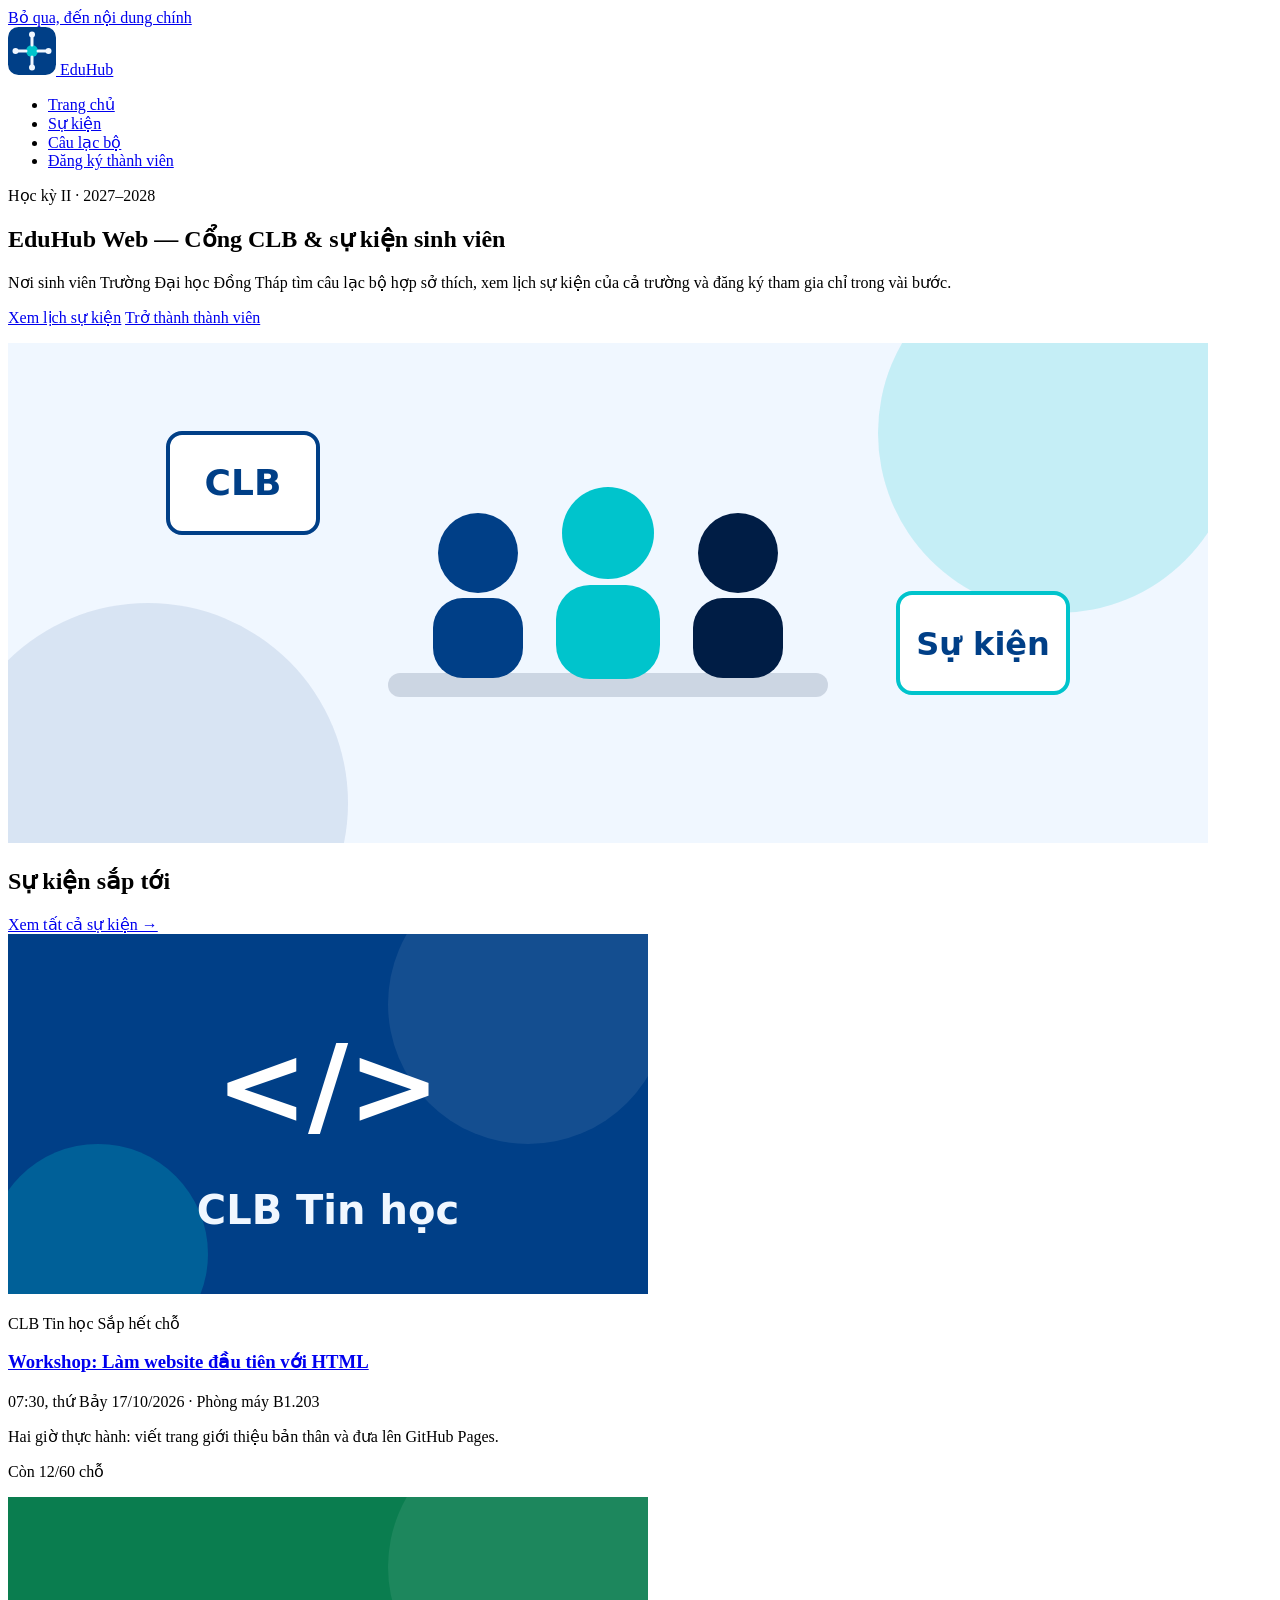
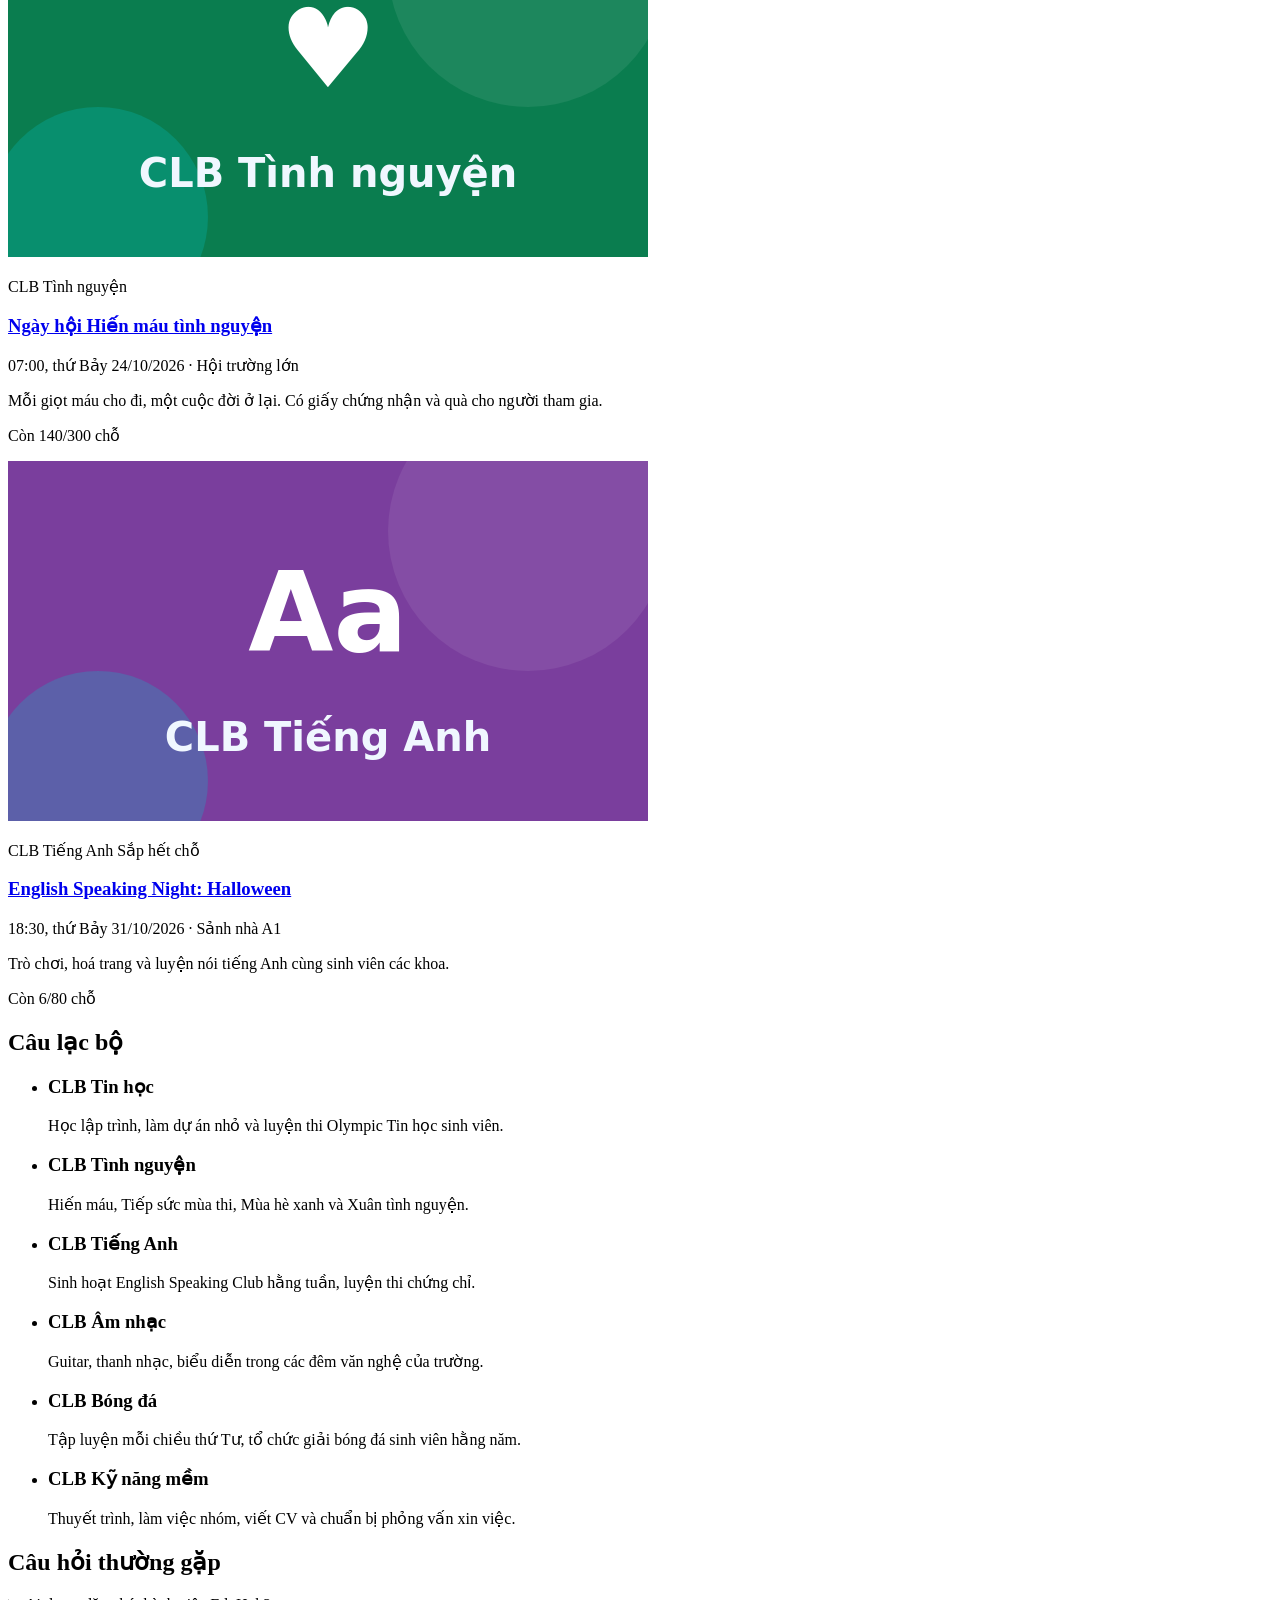
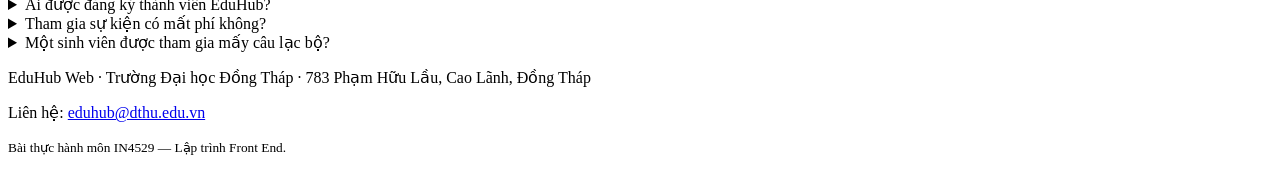
<file: index.html>
<!DOCTYPE html>
<html lang="vi">
  <head>
    <meta charset="utf-8">
    <meta name="viewport" content="width=device-width, initial-scale=1">
    <title>EduHub Web — CLB &amp; sự kiện sinh viên ĐH Đồng Tháp</title>
    <meta name="description" content="Cổng thông tin câu lạc bộ và sự kiện dành cho sinh viên Trường Đại học Đồng Tháp: xem lịch sự kiện, tìm CLB phù hợp và đăng ký thành viên.">
    <!-- Open Graph: thay "ten-tai-khoan" bằng tên tài khoản GitHub sau khi bật GitHub Pages -->
    <meta property="og:type" content="website">
    <meta property="og:site_name" content="EduHub Web">
    <meta property="og:title" content="EduHub Web — CLB &amp; sự kiện sinh viên ĐH Đồng Tháp">
    <meta property="og:description" content="Xem lịch sự kiện, tìm câu lạc bộ phù hợp và đăng ký thành viên.">
    <meta property="og:url" content="https://ten-tai-khoan.github.io/eduhub-web/">
    <meta property="og:image" content="https://ten-tai-khoan.github.io/eduhub-web/assets/og-image.png">
    <meta property="og:locale" content="vi_VN">
    <meta name="theme-color" content="#001D45">
    <link rel="icon" href="assets/logo.svg" type="image/svg+xml">
    <!-- Ch02: một tệp CSS duy nhất, main.css tự @import các lớp còn lại -->
    <link rel="stylesheet" href="css/main.css">
  </head>
  <body>
    <a class="skip-link" href="#noi-dung">Bỏ qua, đến nội dung chính</a>

    <header class="site-header">
      <div class="container site-header__inner">
        <a class="brand" href="index.html">
          <img class="brand__logo" src="assets/logo.svg" alt="" width="48" height="48">
          <span class="brand__name">Edu<span>Hub</span></span>
        </a>
        <nav class="site-nav" aria-label="Điều hướng chính">
          <ul class="site-nav__list">
          <li><a class="site-nav__link" href="index.html" aria-current="page">Trang chủ</a></li>
          <li><a class="site-nav__link" href="events.html">Sự kiện</a></li>
          <li><a class="site-nav__link" href="index.html#cau-lac-bo">Câu lạc bộ</a></li>
          <li><a class="site-nav__link" href="register.html">Đăng ký thành viên</a></li>
          </ul>
        </nav>
      </div>
    </header>

    <main id="noi-dung">
      <section class="container hero" aria-labelledby="tieu-de-chinh">
        <div>
          <p class="hero__eyebrow">Học kỳ II · 2027–2028</p>
          <h1 id="tieu-de-chinh">EduHub Web — Cổng CLB &amp; sự kiện sinh viên</h1>
          <p class="hero__lead">
            Nơi sinh viên Trường Đại học Đồng Tháp tìm câu lạc bộ hợp sở thích,
            xem lịch sự kiện của cả trường và đăng ký tham gia chỉ trong vài bước.
          </p>
          <p class="btn-row">
            <a class="btn btn--accent" href="events.html">Xem lịch sự kiện</a>
            <a class="btn btn--ghost" href="register.html">Trở thành thành viên</a>
          </p>
        </div>
        <img class="hero__media" src="assets/hero.svg" alt="Minh hoạ ba sinh viên đứng cạnh bảng CLB và bảng Sự kiện" width="1200" height="500">
      </section>

      <section class="container section" aria-labelledby="su-kien-sap-toi">
        <div class="section__head">
          <h2 id="su-kien-sap-toi">Sự kiện sắp tới</h2>
          <a href="events.html">Xem tất cả sự kiện →</a>
        </div>
        <div class="card-grid">
        <article class="card event-card">
          <img class="card__media" src="assets/club-tin-hoc.svg" alt="Biểu tượng CLB Tin học" width="640" height="360" loading="lazy">
          <div class="card__body">
            <p class="card__meta"><span class="tag">CLB Tin học</span> <span class="badge badge--hot">Sắp hết chỗ</span></p>
            <h3 class="card__title"><a href="event-detail.html">Workshop: Làm website đầu tiên với HTML</a></h3>
            <p class="event-card__info"><time datetime="2026-10-17T07:30+07:00">07:30, thứ Bảy 17/10/2026</time> · Phòng máy B1.203</p>
            <p class="card__text">Hai giờ thực hành: viết trang giới thiệu bản thân và đưa lên GitHub Pages.</p>
            <p class="event-card__seats">Còn 12/60 chỗ</p>
          </div>
        </article>

        <article class="card event-card">
          <img class="card__media" src="assets/club-tinh-nguyen.svg" alt="Biểu tượng CLB Tình nguyện" width="640" height="360" loading="lazy">
          <div class="card__body">
            <p class="card__meta"><span class="tag">CLB Tình nguyện</span></p>
            <h3 class="card__title"><a href="events.html">Ngày hội Hiến máu tình nguyện</a></h3>
            <p class="event-card__info"><time datetime="2026-10-24T07:00+07:00">07:00, thứ Bảy 24/10/2026</time> · Hội trường lớn</p>
            <p class="card__text">Mỗi giọt máu cho đi, một cuộc đời ở lại. Có giấy chứng nhận và quà cho người tham gia.</p>
            <p class="event-card__seats">Còn 140/300 chỗ</p>
          </div>
        </article>

        <article class="card event-card">
          <img class="card__media" src="assets/club-tieng-anh.svg" alt="Biểu tượng CLB Tiếng Anh" width="640" height="360" loading="lazy">
          <div class="card__body">
            <p class="card__meta"><span class="tag">CLB Tiếng Anh</span> <span class="badge badge--hot">Sắp hết chỗ</span></p>
            <h3 class="card__title"><a href="events.html">English Speaking Night: Halloween</a></h3>
            <p class="event-card__info"><time datetime="2026-10-31T18:30+07:00">18:30, thứ Bảy 31/10/2026</time> · Sảnh nhà A1</p>
            <p class="card__text">Trò chơi, hoá trang và luyện nói tiếng Anh cùng sinh viên các khoa.</p>
            <p class="event-card__seats">Còn 6/80 chỗ</p>
          </div>
        </article>
        </div>
      </section>

      <section id="cau-lac-bo" class="container section" aria-labelledby="tieu-de-clb">
        <div class="section__head">
          <h2 id="tieu-de-clb">Câu lạc bộ</h2>
        </div>
        <ul class="card-grid">
          <li class="club-card">
            <h3>CLB Tin học</h3>
            <p>Học lập trình, làm dự án nhỏ và luyện thi Olympic Tin học sinh viên.</p>
          </li>
          <li class="club-card">
            <h3>CLB Tình nguyện</h3>
            <p>Hiến máu, Tiếp sức mùa thi, Mùa hè xanh và Xuân tình nguyện.</p>
          </li>
          <li class="club-card">
            <h3>CLB Tiếng Anh</h3>
            <p>Sinh hoạt English Speaking Club hằng tuần, luyện thi chứng chỉ.</p>
          </li>
          <li class="club-card">
            <h3>CLB Âm nhạc</h3>
            <p>Guitar, thanh nhạc, biểu diễn trong các đêm văn nghệ của trường.</p>
          </li>
          <li class="club-card">
            <h3>CLB Bóng đá</h3>
            <p>Tập luyện mỗi chiều thứ Tư, tổ chức giải bóng đá sinh viên hằng năm.</p>
          </li>
          <li class="club-card">
            <h3>CLB Kỹ năng mềm</h3>
            <p>Thuyết trình, làm việc nhóm, viết CV và chuẩn bị phỏng vấn xin việc.</p>
          </li>
        </ul>
      </section>

      <section class="container section" aria-labelledby="hoi-dap">
        <div class="section__head">
          <h2 id="hoi-dap">Câu hỏi thường gặp</h2>
        </div>
        <div class="faq">
          <details class="faq__item">
            <summary>Ai được đăng ký thành viên EduHub?</summary>
            <p>Tất cả sinh viên đang học tại Trường Đại học Đồng Tháp, chỉ cần mã số sinh viên và email.</p>
          </details>
          <details class="faq__item">
            <summary>Tham gia sự kiện có mất phí không?</summary>
            <p>Phần lớn sự kiện miễn phí. Sự kiện có phí sẽ ghi rõ ở trang chi tiết.</p>
          </details>
          <details class="faq__item">
            <summary>Một sinh viên được tham gia mấy câu lạc bộ?</summary>
            <p>Không giới hạn, nhưng nên chọn tối đa hai CLB để có thời gian sinh hoạt đều đặn.</p>
          </details>
        </div>
      </section>
    </main>

    <footer class="site-footer">
      <div class="container site-footer__inner">
        <p>EduHub Web · Trường Đại học Đồng Tháp · 783 Phạm Hữu Lầu, Cao Lãnh, Đồng Tháp</p>
        <p>Liên hệ: <a href="mailto:eduhub@dthu.edu.vn">eduhub@dthu.edu.vn</a></p>
        <p><small>Bài thực hành môn IN4529 — Lập trình Front End.</small></p>
      </div>
    </footer>
  </body>
</html>
</file>
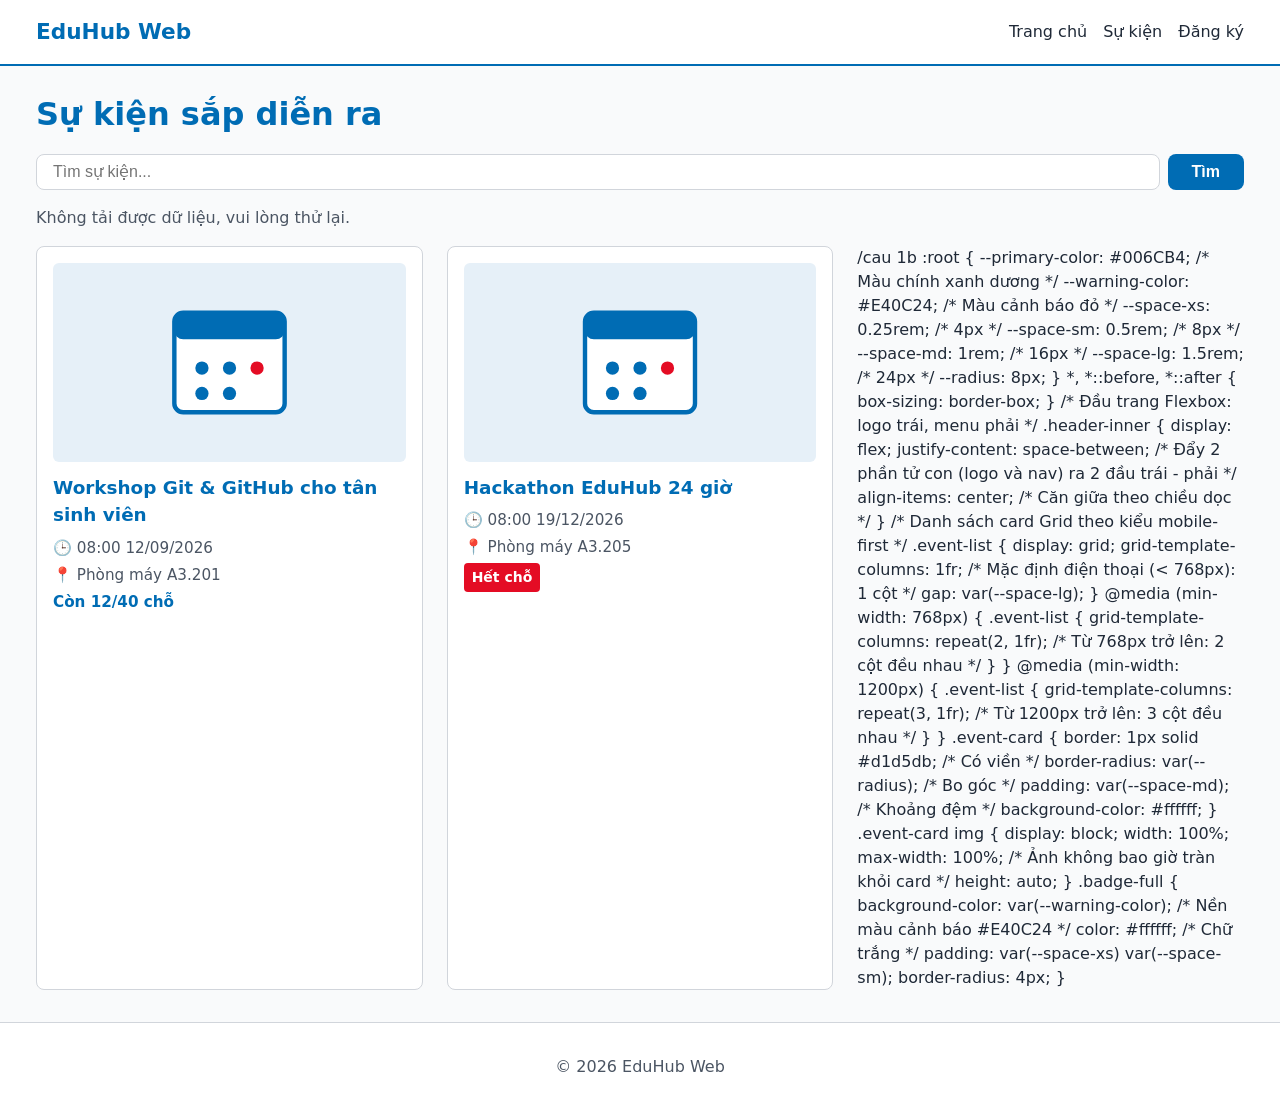
<file: 0024417258_HONGOCAINHAN/index.html>
<!-- Câu 1a: viết trang danh sách sự kiện tại đây -->
 <!DOCTYPE html>
<html lang="vi">
<head>
  <meta charset="UTF-8">
  <meta name="viewport" content="width=device-width, initial-scale=1.0">
  <title>EduHub Web - Sự kiện sắp diễn ra</title>
  <link rel="stylesheet" href="css/style.css">
</head>
<body>
  <!-- Nội dung trang sẽ viết ở đây -->

    <header class="site-header">
    <div class="container header-inner">
      <a href="index.html" class="logo">EduHub Web</a>
      <nav class="main-nav">
        <a href="index.html">Trang chủ</a>
        <a href="#event-list">Sự kiện</a>
        <a href="#register">Đăng ký</a>
      </nav>
    </div>
  </header>

  <main class="container main-content">
    <h1>Sự kiện sắp diễn ra</h1>

    <!-- Bước 3 và Bước 4 sẽ đặt ở đây -->

        <form id="search-form" class="search-form">
      <label for="keyword" class="sr-only">Tìm kiếm sự kiện</label>
      <input type="search" id="keyword" name="keyword" placeholder="Tìm sự kiện...">
      <button type="submit">Tìm</button>
    </form>

    <p id="status" class="status-message"></p>

    <div id="event-list" class="event-list">

      <!-- Bước 4: đặt 2 card mẫu vào đây -->
             <!-- Card 1: Còn chỗ -->
      <article class="event-card">
        <img src="img/event.svg" alt="Workshop Git & GitHub cho tân sinh viên">
        <div class="card-body">
          <h2 class="card-title">
            <a href="event-detail.html?id=22222222-2222-4222-8222-000000000001">Workshop Git &amp; GitHub cho tân sinh viên</a>
          </h2>
          <p class="card-time">
            🕒 <time datetime="2026-09-12T01:00:00.000Z">08:00 12/09/2026</time>
          </p>
          <p class="card-location">📍 Phòng máy A3.201</p>
          <p class="card-seats">
            <span class="seats">Còn 12/40 chỗ</span>
          </p>
        </div>
      </article>

      <!-- Card 2: Hết chỗ -->
      <article class="event-card">
        <img src="img/event.svg" alt="Hackathon EduHub 24 giờ">
        <div class="card-body">
          <h2 class="card-title">
            <a href="event-detail.html?id=22222222-2222-4222-8222-000000000004">Hackathon EduHub 24 giờ</a>
          </h2>
          <p class="card-time">
            🕒 <time datetime="2026-12-19T01:00:00.000Z">08:00 19/12/2026</time>
          </p>
          <p class="card-location">📍 Phòng máy A3.205</p>
          <p class="card-seats">
            <span class="seats badge-full">Hết chỗ</span>
          </p>
        </div>
      </article>
    
      /cau 1b

      :root {
  --primary-color: #006CB4;   /* Màu chính xanh dương */
  --warning-color: #E40C24;   /* Màu cảnh báo đỏ */
  --space-xs: 0.25rem;        /* 4px */
  --space-sm: 0.5rem;         /* 8px */
  --space-md: 1rem;           /* 16px */
  --space-lg: 1.5rem;         /* 24px */
  --radius: 8px;
}

*, *::before, *::after {
  box-sizing: border-box;
}

/* Đầu trang Flexbox: logo trái, menu phải */
.header-inner {
  display: flex;
  justify-content: space-between; /* Đẩy 2 phần tử con (logo và nav) ra 2 đầu trái - phải */
  align-items: center;            /* Căn giữa theo chiều dọc */
}

/* Danh sách card Grid theo kiểu mobile-first */
.event-list {
  display: grid;
  grid-template-columns: 1fr;     /* Mặc định điện thoại (< 768px): 1 cột */
  gap: var(--space-lg);
}

@media (min-width: 768px) {
  .event-list {
    grid-template-columns: repeat(2, 1fr); /* Từ 768px trở lên: 2 cột đều nhau */
  }
}

@media (min-width: 1200px) {
  .event-list {
    grid-template-columns: repeat(3, 1fr); /* Từ 1200px trở lên: 3 cột đều nhau */
  }
}

.event-card {
  border: 1px solid #d1d5db;      /* Có viền */
  border-radius: var(--radius);   /* Bo góc */
  padding: var(--space-md);       /* Khoảng đệm */
  background-color: #ffffff;
}

.event-card img {
  display: block;
  width: 100%;
  max-width: 100%;                /* Ảnh không bao giờ tràn khỏi card */
  height: auto;
}

.badge-full {
  background-color: var(--warning-color); /* Nền màu cảnh báo #E40C24 */
  color: #ffffff;                         /* Chữ trắng */
  padding: var(--space-xs) var(--space-sm);
  border-radius: 4px;
}


    </div>


  </main>

  <footer class="site-footer">
    <div class="container">
      <p>&copy; 2026 EduHub Web</p>
    </div>
  </footer>
   

  <script src="js/app.js"></script>
</body>
</html>
</file>
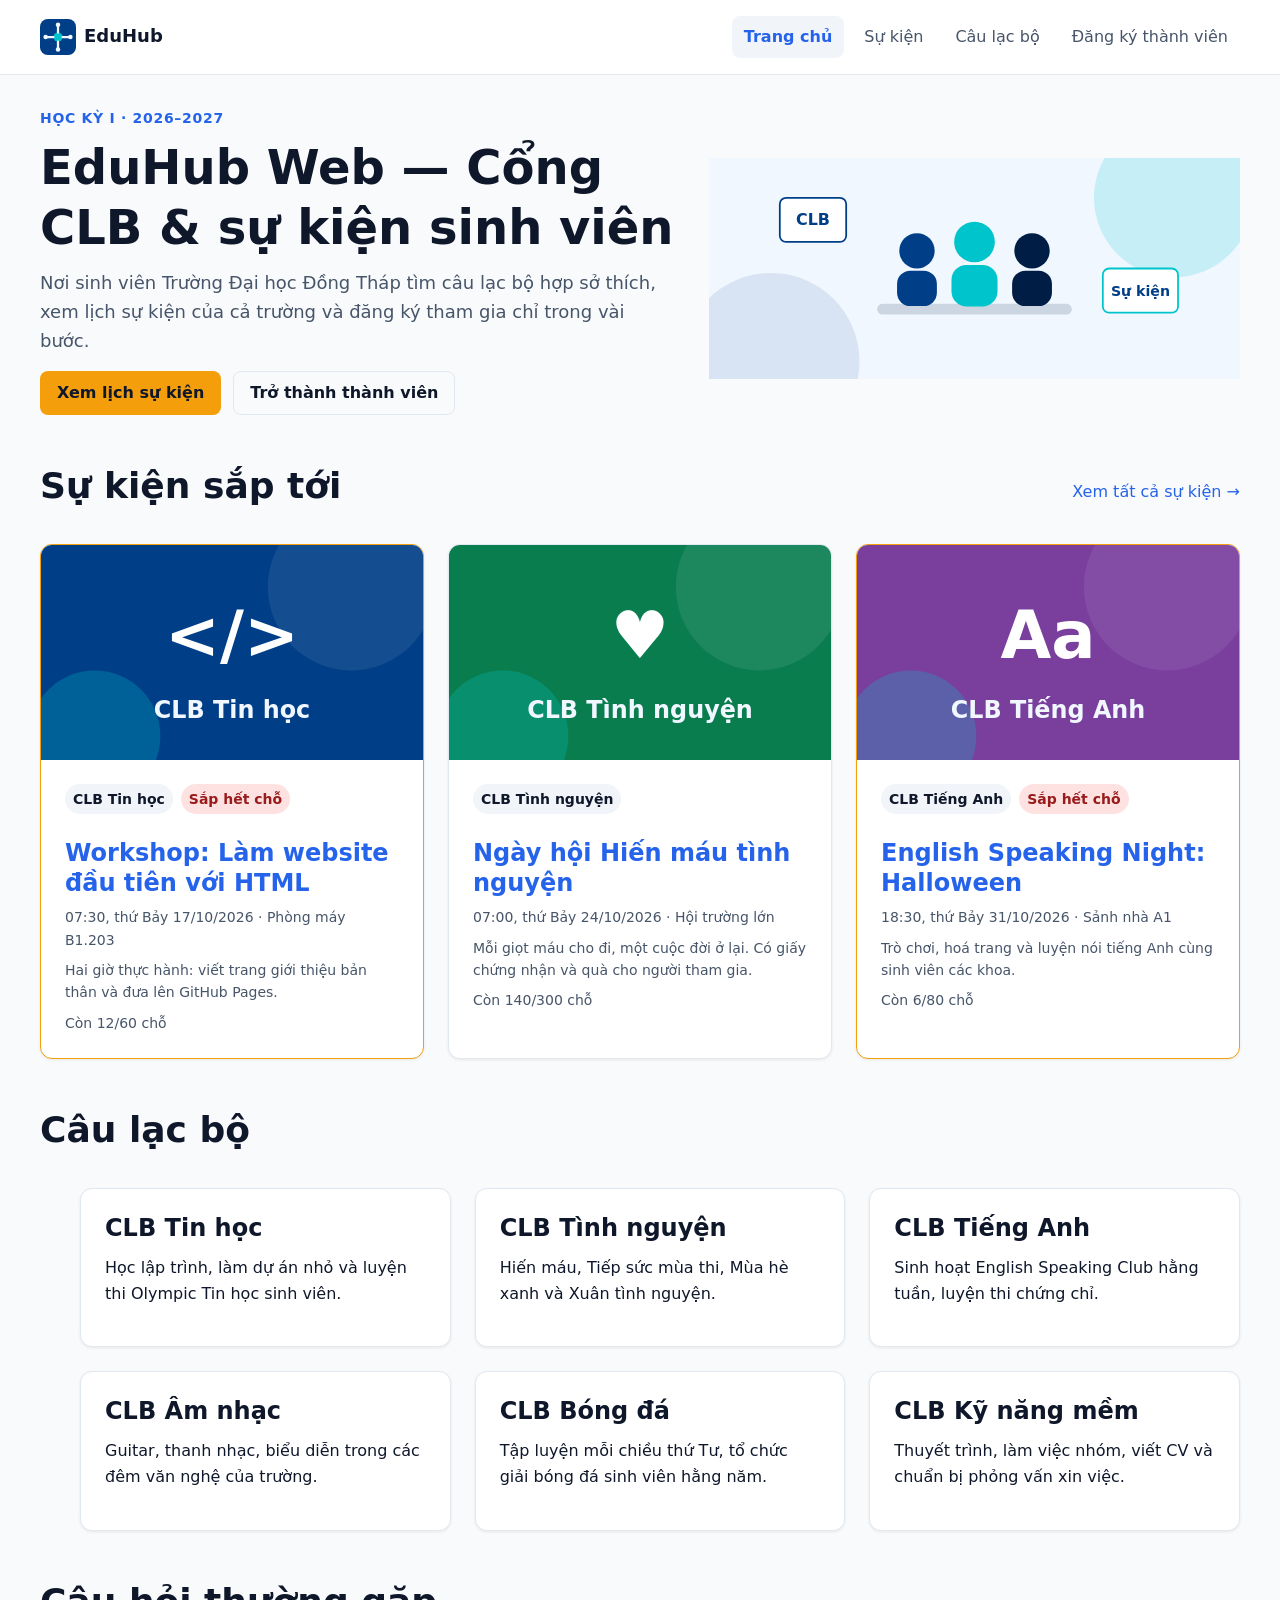
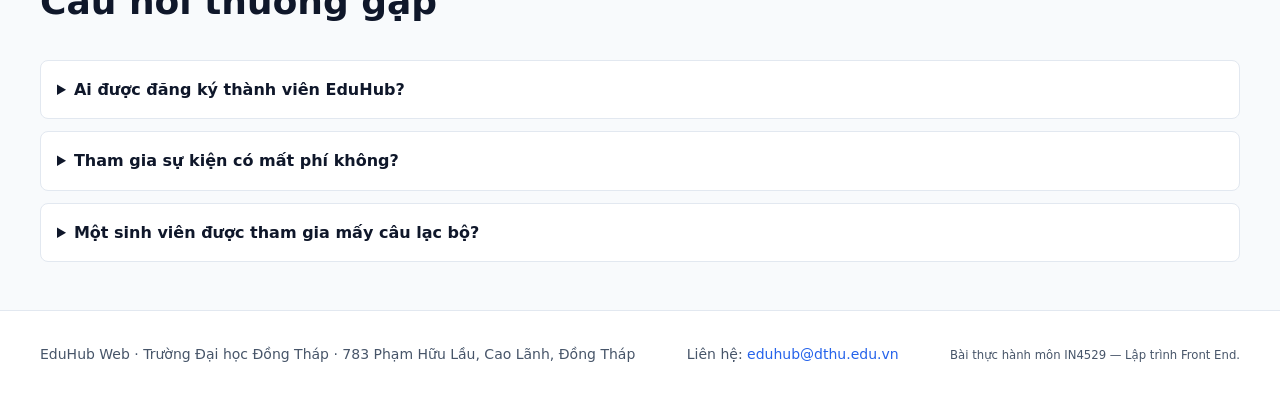
<file: starter/index.html>
<!DOCTYPE html>
<html lang="vi">
  <head>
    <meta charset="utf-8">
    <meta name="viewport" content="width=device-width, initial-scale=1">
    <title>EduHub Web — CLB &amp; sự kiện sinh viên ĐH Đồng Tháp</title>
    <meta name="description" content="Cổng thông tin câu lạc bộ và sự kiện dành cho sinh viên Trường Đại học Đồng Tháp: xem lịch sự kiện, tìm CLB phù hợp và đăng ký thành viên.">
    <!-- Open Graph: thay "ten-tai-khoan" bằng tên tài khoản GitHub sau khi bật GitHub Pages -->
    <meta property="og:type" content="website">
    <meta property="og:site_name" content="EduHub Web">
    <meta property="og:title" content="EduHub Web — CLB &amp; sự kiện sinh viên ĐH Đồng Tháp">
    <meta property="og:description" content="Xem lịch sự kiện, tìm câu lạc bộ phù hợp và đăng ký thành viên.">
    <meta property="og:url" content="https://ten-tai-khoan.github.io/eduhub-web/">
    <meta property="og:image" content="https://ten-tai-khoan.github.io/eduhub-web/assets/og-image.png">
    <meta property="og:locale" content="vi_VN">
    <meta name="theme-color" content="#001D45">
    <link rel="icon" href="assets/logo.svg" type="image/svg+xml">
    <!-- Ch02: một tệp CSS duy nhất, main.css tự @import các lớp còn lại -->
    <link rel="stylesheet" href="css/main.css">
  </head>
  <body>
    <a class="skip-link" href="#noi-dung">Bỏ qua, đến nội dung chính</a>

    <header class="site-header">
      <div class="container site-header__inner">
        <a class="brand" href="index.html">
          <img class="brand__logo" src="assets/logo.svg" alt="" width="48" height="48">
          <span class="brand__name">Edu<span>Hub</span></span>
        </a>
        <nav class="site-nav" aria-label="Điều hướng chính">
          <ul class="site-nav__list">
          <li><a class="site-nav__link" href="index.html" aria-current="page">Trang chủ</a></li>
          <li><a class="site-nav__link" href="events.html">Sự kiện</a></li>
          <li><a class="site-nav__link" href="index.html#cau-lac-bo">Câu lạc bộ</a></li>
          <li><a class="site-nav__link" href="register.html">Đăng ký thành viên</a></li>
          </ul>
        </nav>
      </div>
    </header>

    <main id="noi-dung">
      <section class="container hero" aria-labelledby="tieu-de-chinh">
        <div>
          <p class="hero__eyebrow">Học kỳ I · 2026–2027</p>
          <h1 id="tieu-de-chinh">EduHub Web — Cổng CLB &amp; sự kiện sinh viên</h1>
          <p class="hero__lead">
            Nơi sinh viên Trường Đại học Đồng Tháp tìm câu lạc bộ hợp sở thích,
            xem lịch sự kiện của cả trường và đăng ký tham gia chỉ trong vài bước.
          </p>
          <p class="btn-row">
            <a class="btn btn--accent" href="events.html">Xem lịch sự kiện</a>
            <a class="btn btn--ghost" href="register.html">Trở thành thành viên</a>
          </p>
        </div>
        <img class="hero__media" src="assets/hero.svg" alt="Minh hoạ ba sinh viên đứng cạnh bảng CLB và bảng Sự kiện" width="1200" height="500">
      </section>

      <section class="container section" aria-labelledby="su-kien-sap-toi">
        <div class="section__head">
          <h2 id="su-kien-sap-toi">Sự kiện sắp tới</h2>
          <a href="events.html">Xem tất cả sự kiện →</a>
        </div>
        <div class="card-grid">
        <article class="card event-card">
          <img class="card__media" src="assets/club-tin-hoc.svg" alt="Biểu tượng CLB Tin học" width="640" height="360" loading="lazy">
          <div class="card__body">
            <p class="card__meta"><span class="tag">CLB Tin học</span> <span class="badge badge--hot">Sắp hết chỗ</span></p>
            <h3 class="card__title"><a href="event-detail.html">Workshop: Làm website đầu tiên với HTML</a></h3>
            <p class="event-card__info"><time datetime="2026-10-17T07:30+07:00">07:30, thứ Bảy 17/10/2026</time> · Phòng máy B1.203</p>
            <p class="card__text">Hai giờ thực hành: viết trang giới thiệu bản thân và đưa lên GitHub Pages.</p>
            <p class="event-card__seats">Còn 12/60 chỗ</p>
          </div>
        </article>

        <article class="card event-card">
          <img class="card__media" src="assets/club-tinh-nguyen.svg" alt="Biểu tượng CLB Tình nguyện" width="640" height="360" loading="lazy">
          <div class="card__body">
            <p class="card__meta"><span class="tag">CLB Tình nguyện</span></p>
            <h3 class="card__title"><a href="events.html">Ngày hội Hiến máu tình nguyện</a></h3>
            <p class="event-card__info"><time datetime="2026-10-24T07:00+07:00">07:00, thứ Bảy 24/10/2026</time> · Hội trường lớn</p>
            <p class="card__text">Mỗi giọt máu cho đi, một cuộc đời ở lại. Có giấy chứng nhận và quà cho người tham gia.</p>
            <p class="event-card__seats">Còn 140/300 chỗ</p>
          </div>
        </article>

        <article class="card event-card">
          <img class="card__media" src="assets/club-tieng-anh.svg" alt="Biểu tượng CLB Tiếng Anh" width="640" height="360" loading="lazy">
          <div class="card__body">
            <p class="card__meta"><span class="tag">CLB Tiếng Anh</span> <span class="badge badge--hot">Sắp hết chỗ</span></p>
            <h3 class="card__title"><a href="events.html">English Speaking Night: Halloween</a></h3>
            <p class="event-card__info"><time datetime="2026-10-31T18:30+07:00">18:30, thứ Bảy 31/10/2026</time> · Sảnh nhà A1</p>
            <p class="card__text">Trò chơi, hoá trang và luyện nói tiếng Anh cùng sinh viên các khoa.</p>
            <p class="event-card__seats">Còn 6/80 chỗ</p>
          </div>
        </article>
        </div>
      </section>

      <section id="cau-lac-bo" class="container section" aria-labelledby="tieu-de-clb">
        <div class="section__head">
          <h2 id="tieu-de-clb">Câu lạc bộ</h2>
        </div>
        <ul class="card-grid">
          <li class="club-card">
            <h3>CLB Tin học</h3>
            <p>Học lập trình, làm dự án nhỏ và luyện thi Olympic Tin học sinh viên.</p>
          </li>
          <li class="club-card">
            <h3>CLB Tình nguyện</h3>
            <p>Hiến máu, Tiếp sức mùa thi, Mùa hè xanh và Xuân tình nguyện.</p>
          </li>
          <li class="club-card">
            <h3>CLB Tiếng Anh</h3>
            <p>Sinh hoạt English Speaking Club hằng tuần, luyện thi chứng chỉ.</p>
          </li>
          <li class="club-card">
            <h3>CLB Âm nhạc</h3>
            <p>Guitar, thanh nhạc, biểu diễn trong các đêm văn nghệ của trường.</p>
          </li>
          <li class="club-card">
            <h3>CLB Bóng đá</h3>
            <p>Tập luyện mỗi chiều thứ Tư, tổ chức giải bóng đá sinh viên hằng năm.</p>
          </li>
          <li class="club-card">
            <h3>CLB Kỹ năng mềm</h3>
            <p>Thuyết trình, làm việc nhóm, viết CV và chuẩn bị phỏng vấn xin việc.</p>
          </li>
        </ul>
      </section>

      <section class="container section" aria-labelledby="hoi-dap">
        <div class="section__head">
          <h2 id="hoi-dap">Câu hỏi thường gặp</h2>
        </div>
        <div class="faq">
          <details class="faq__item">
            <summary>Ai được đăng ký thành viên EduHub?</summary>
            <p>Tất cả sinh viên đang học tại Trường Đại học Đồng Tháp, chỉ cần mã số sinh viên và email.</p>
          </details>
          <details class="faq__item">
            <summary>Tham gia sự kiện có mất phí không?</summary>
            <p>Phần lớn sự kiện miễn phí. Sự kiện có phí sẽ ghi rõ ở trang chi tiết.</p>
          </details>
          <details class="faq__item">
            <summary>Một sinh viên được tham gia mấy câu lạc bộ?</summary>
            <p>Không giới hạn, nhưng nên chọn tối đa hai CLB để có thời gian sinh hoạt đều đặn.</p>
          </details>
        </div>
      </section>
    </main>

    <footer class="site-footer">
      <div class="container site-footer__inner">
        <p>EduHub Web · Trường Đại học Đồng Tháp · 783 Phạm Hữu Lầu, Cao Lãnh, Đồng Tháp</p>
        <p>Liên hệ: <a href="mailto:eduhub@dthu.edu.vn">eduhub@dthu.edu.vn</a></p>
        <p><small>Bài thực hành môn IN4529 — Lập trình Front End.</small></p>
      </div>
    </footer>
  </body>
</html>
</file>
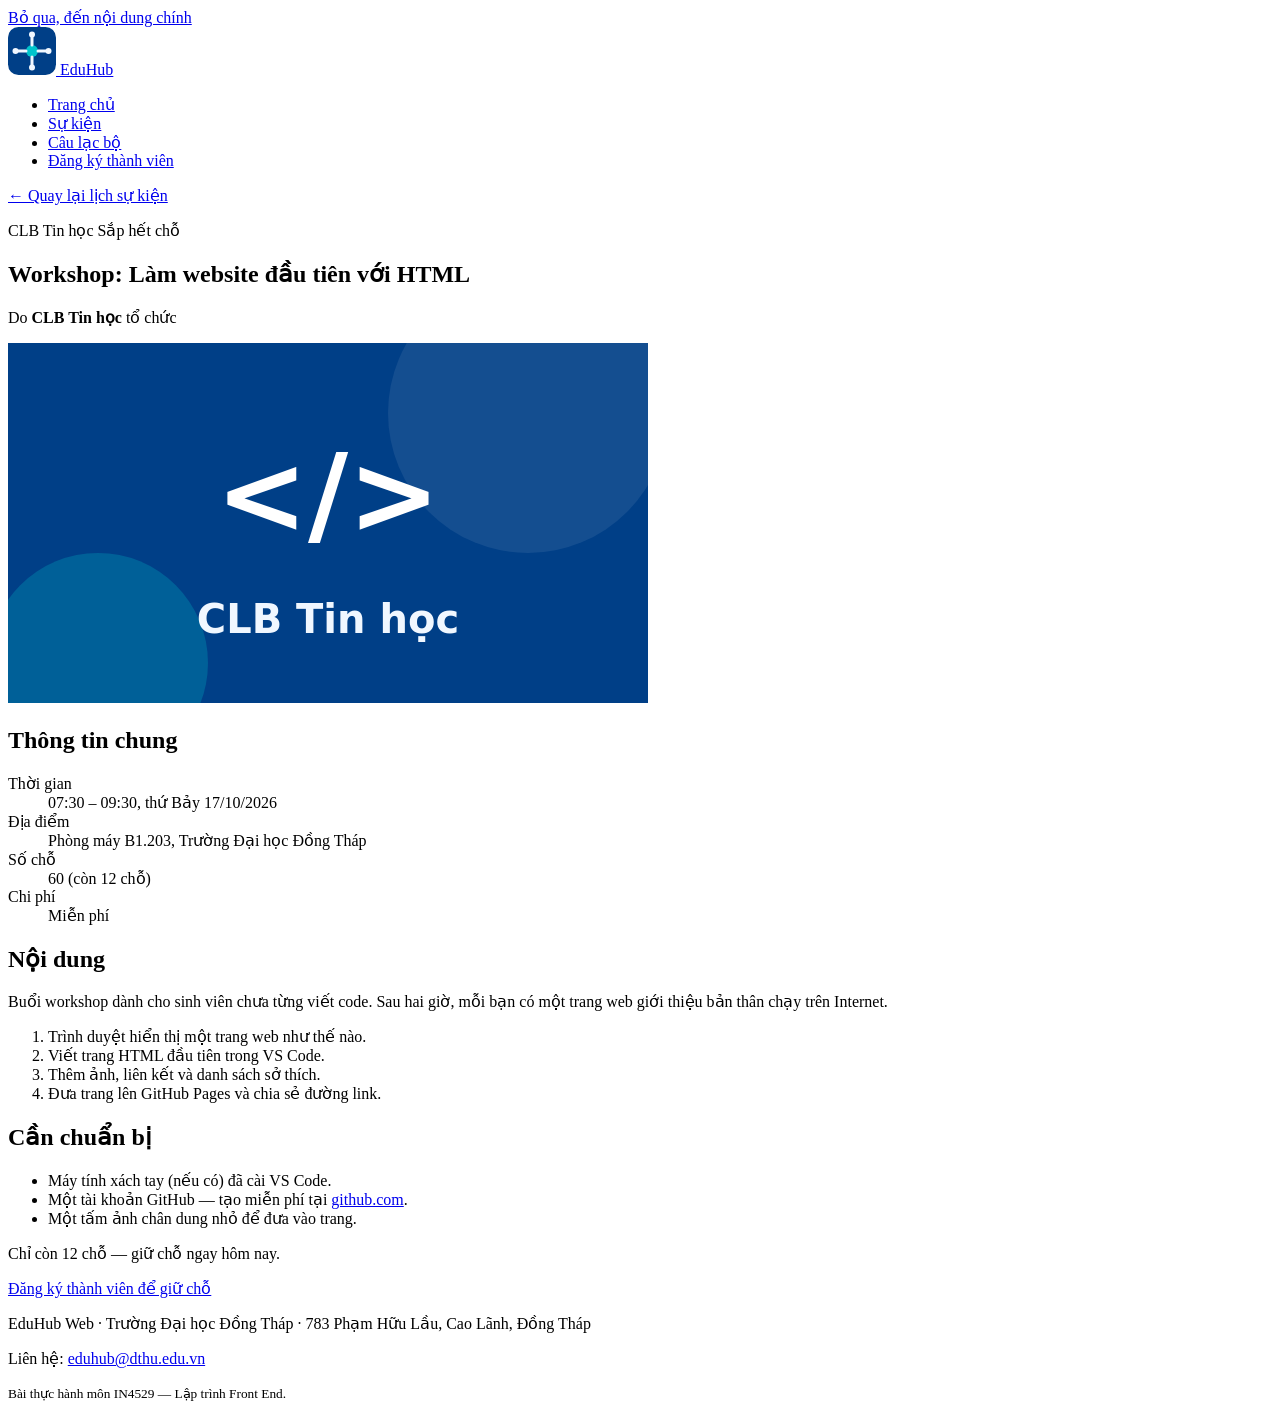
<file: event-detail.html>
<!DOCTYPE html>
<html lang="vi">
  <head>
    <meta charset="utf-8">
    <meta name="viewport" content="width=device-width, initial-scale=1">
    <title>Workshop: Làm website đầu tiên với HTML · EduHub Web</title>
    <meta name="description" content="Workshop 2 giờ của CLB Tin học: viết trang web giới thiệu bản thân bằng HTML và đưa lên GitHub Pages. Thứ Bảy 17/10/2026, phòng máy B1.203.">
    <!-- Open Graph: thay "ten-tai-khoan" bằng tên tài khoản GitHub sau khi bật GitHub Pages -->
    <meta property="og:type" content="website">
    <meta property="og:site_name" content="EduHub Web">
    <meta property="og:title" content="Workshop: Làm website đầu tiên với HTML · EduHub Web">
    <meta property="og:description" content="Workshop 2 giờ của CLB Tin học: viết trang web giới thiệu bản thân bằng HTML và đưa lên GitHub Pages. Thứ Bảy 17/10/2026, phòng máy B1.203.">
    <meta property="og:url" content="https://ten-tai-khoan.github.io/eduhub-web/event-detail.html">
    <meta property="og:image" content="https://ten-tai-khoan.github.io/eduhub-web/assets/og-image.png">
    <meta property="og:locale" content="vi_VN">
    <meta name="theme-color" content="#001D45">
    <link rel="icon" href="assets/logo.svg" type="image/svg+xml">
    <!-- Ch02: một tệp CSS duy nhất, main.css tự @import các lớp còn lại -->
    <link rel="stylesheet" href="css/main.css">
  </head>
  <body>
    <a class="skip-link" href="#noi-dung">Bỏ qua, đến nội dung chính</a>

    <header class="site-header">
      <div class="container site-header__inner">
        <a class="brand" href="index.html">
          <img class="brand__logo" src="assets/logo.svg" alt="" width="48" height="48">
          <span class="brand__name">Edu<span>Hub</span></span>
        </a>
        <nav class="site-nav" aria-label="Điều hướng chính">
          <ul class="site-nav__list">
          <li><a class="site-nav__link" href="index.html">Trang chủ</a></li>
          <li><a class="site-nav__link" href="events.html">Sự kiện</a></li>
          <li><a class="site-nav__link" href="index.html#cau-lac-bo">Câu lạc bộ</a></li>
          <li><a class="site-nav__link" href="register.html">Đăng ký thành viên</a></li>
          </ul>
        </nav>
      </div>
    </header>

    <main id="noi-dung" class="container page">
      <article class="detail">
        <header class="detail__head">
          <a class="back-link" href="events.html">← Quay lại lịch sự kiện</a>
          <p class="card__meta"><span class="tag">CLB Tin học</span> <span class="badge badge--hot">Sắp hết chỗ</span></p>
          <h1>Workshop: Làm website đầu tiên với HTML</h1>
          <p class="detail__organizer">Do <strong>CLB Tin học</strong> tổ chức</p>
        </header>

        <img class="detail__media" src="assets/club-tin-hoc.svg" alt="Biểu tượng CLB Tin học: dấu thẻ HTML trên nền xanh" width="640" height="360">

        <section class="detail__info info-card" aria-labelledby="thong-tin">
          <h2 id="thong-tin">Thông tin chung</h2>
          <dl>
            <dt>Thời gian</dt>
            <dd><time datetime="2026-10-17T07:30+07:00">07:30 – 09:30, thứ Bảy 17/10/2026</time></dd>
            <dt>Địa điểm</dt>
            <dd>Phòng máy B1.203, Trường Đại học Đồng Tháp</dd>
            <dt>Số chỗ</dt>
            <dd>60 (còn 12 chỗ)</dd>
            <dt>Chi phí</dt>
            <dd>Miễn phí</dd>
          </dl>
        </section>

        <section class="detail__content prose" aria-labelledby="noi-dung-workshop">
          <h2 id="noi-dung-workshop">Nội dung</h2>
          <p>
            Buổi workshop dành cho sinh viên chưa từng viết code. Sau hai giờ, mỗi bạn có
            một trang web giới thiệu bản thân chạy trên Internet.
          </p>
          <ol>
            <li>Trình duyệt hiển thị một trang web như thế nào.</li>
            <li>Viết trang HTML đầu tiên trong VS Code.</li>
            <li>Thêm ảnh, liên kết và danh sách sở thích.</li>
            <li>Đưa trang lên GitHub Pages và chia sẻ đường link.</li>
          </ol>
        </section>

        <section class="detail__prep prose" aria-labelledby="chuan-bi">
          <h2 id="chuan-bi">Cần chuẩn bị</h2>
          <ul>
            <li>Máy tính xách tay (nếu có) đã cài VS Code.</li>
            <li>Một tài khoản GitHub — tạo miễn phí tại <a href="https://github.com/signup">github.com</a>.</li>
            <li>Một tấm ảnh chân dung nhỏ để đưa vào trang.</li>
          </ul>
        </section>

        <footer class="detail__foot cta">
          <p>Chỉ còn 12 chỗ — giữ chỗ ngay hôm nay.</p>
          <a class="btn btn--primary" href="register.html">Đăng ký thành viên để giữ chỗ</a>
        </footer>
      </article>
    </main>

    <footer class="site-footer">
      <div class="container site-footer__inner">
        <p>EduHub Web · Trường Đại học Đồng Tháp · 783 Phạm Hữu Lầu, Cao Lãnh, Đồng Tháp</p>
        <p>Liên hệ: <a href="mailto:eduhub@dthu.edu.vn">eduhub@dthu.edu.vn</a></p>
        <p><small>Bài thực hành môn IN4529 — Lập trình Front End.</small></p>
      </div>
    </footer>
  </body>
</html>
</file>
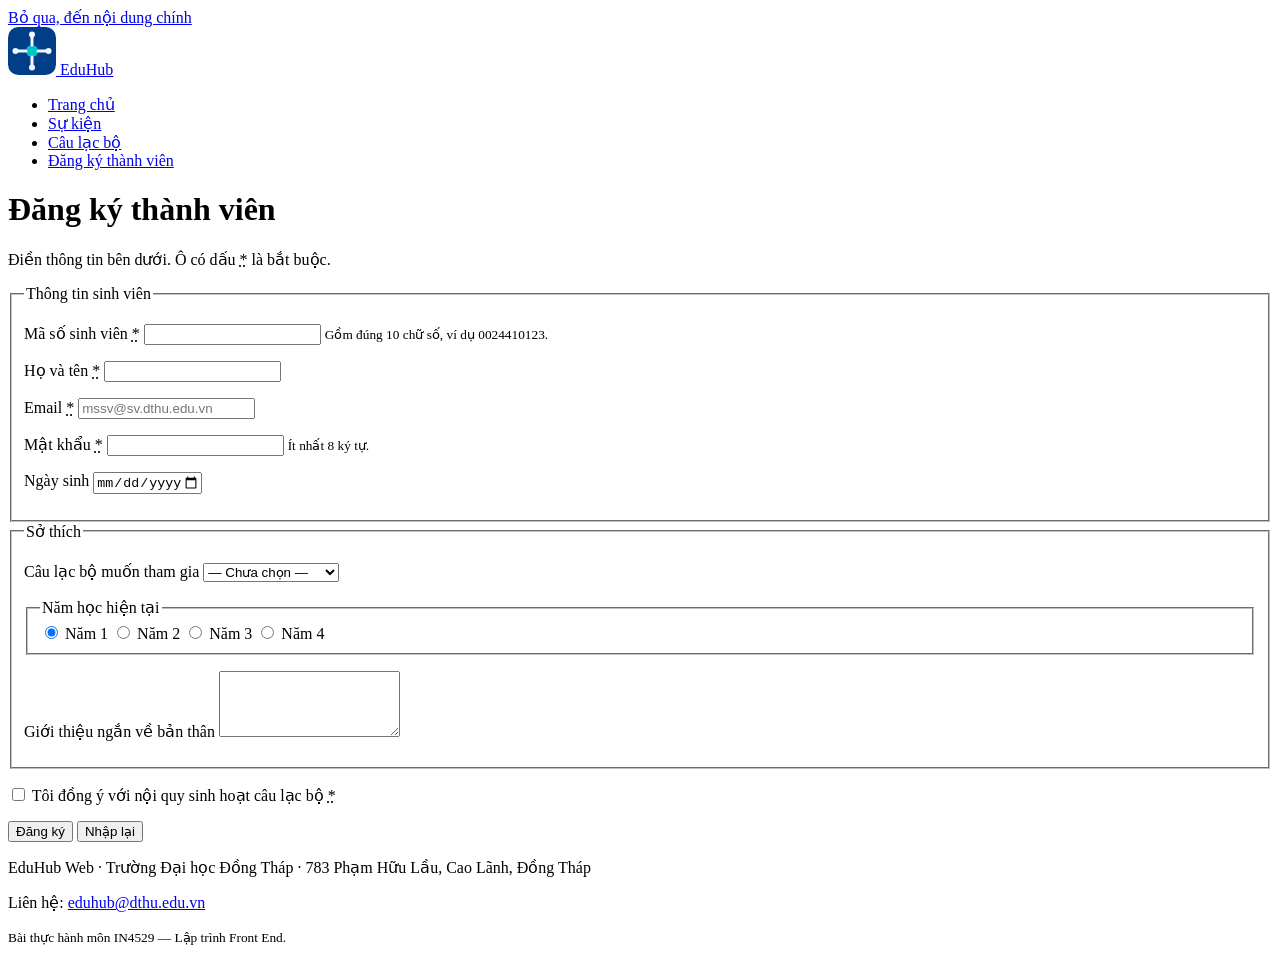
<file: register.html>
<!DOCTYPE html>
<html lang="vi">
  <head>
    <meta charset="utf-8">
    <meta name="viewport" content="width=device-width, initial-scale=1">
    <title>Đăng ký thành viên · EduHub Web</title>
    <meta name="description" content="Đăng ký tài khoản thành viên EduHub Web dành cho sinh viên Trường Đại học Đồng Tháp.">
    <!-- Open Graph: thay "ten-tai-khoan" bằng tên tài khoản GitHub sau khi bật GitHub Pages -->
    <meta property="og:type" content="website">
    <meta property="og:site_name" content="EduHub Web">
    <meta property="og:title" content="Đăng ký thành viên · EduHub Web">
    <meta property="og:description" content="Đăng ký tài khoản thành viên EduHub Web dành cho sinh viên Trường Đại học Đồng Tháp.">
    <meta property="og:url" content="https://ten-tai-khoan.github.io/eduhub-web/register.html">
    <meta property="og:image" content="https://ten-tai-khoan.github.io/eduhub-web/assets/og-image.png">
    <meta property="og:locale" content="vi_VN">
    <meta name="theme-color" content="#001D45">
    <link rel="icon" href="assets/logo.svg" type="image/svg+xml">
    <!-- Ch02: một tệp CSS duy nhất, main.css tự @import các lớp còn lại -->
    <link rel="stylesheet" href="css/main.css">
  </head>
  <body>
    <a class="skip-link" href="#noi-dung">Bỏ qua, đến nội dung chính</a>

    <header class="site-header">
      <div class="container site-header__inner">
        <a class="brand" href="index.html">
          <img class="brand__logo" src="assets/logo.svg" alt="" width="48" height="48">
          <span class="brand__name">Edu<span>Hub</span></span>
        </a>
        <nav class="site-nav" aria-label="Điều hướng chính">
          <ul class="site-nav__list">
          <li><a class="site-nav__link" href="index.html">Trang chủ</a></li>
          <li><a class="site-nav__link" href="events.html">Sự kiện</a></li>
          <li><a class="site-nav__link" href="index.html#cau-lac-bo">Câu lạc bộ</a></li>
          <li><a class="site-nav__link" href="register.html" aria-current="page">Đăng ký thành viên</a></li>
          </ul>
        </nav>
      </div>
    </header>

    <main id="noi-dung" class="container page page--narrow">
      <h1>Đăng ký thành viên</h1>
      <p class="page__intro">Điền thông tin bên dưới. Ô có dấu <abbr title="bắt buộc">*</abbr> là bắt buộc.</p>

      <!-- Chưa có server: form gửi bằng GET để thấy dữ liệu trên thanh địa chỉ. Ch03 sẽ gửi tới API. -->
      <form class="form" action="register.html" method="get">
        <fieldset>
          <legend>Thông tin sinh viên</legend>

          <div class="form__grid">
            <p class="field">
              <label for="student-id">Mã số sinh viên <abbr title="bắt buộc">*</abbr></label>
              <input id="student-id" name="studentId" type="text" inputmode="numeric"
                     required pattern="[0-9]{10}" maxlength="10"
                     aria-describedby="student-id-hint" autocomplete="off">
              <small id="student-id-hint">Gồm đúng 10 chữ số, ví dụ 0024410123.</small>
            </p>

            <p class="field">
              <label for="full-name">Họ và tên <abbr title="bắt buộc">*</abbr></label>
              <input id="full-name" name="name" type="text" required minlength="2" maxlength="100" autocomplete="name">
            </p>

            <p class="field field--full">
              <label for="email">Email <abbr title="bắt buộc">*</abbr></label>
              <input id="email" name="email" type="email" required autocomplete="email"
                     placeholder="mssv@sv.dthu.edu.vn">
            </p>

            <p class="field">
              <label for="password">Mật khẩu <abbr title="bắt buộc">*</abbr></label>
              <input id="password" name="password" type="password" required minlength="8"
                     autocomplete="new-password" aria-describedby="password-hint">
              <small id="password-hint">Ít nhất 8 ký tự.</small>
            </p>

            <p class="field">
              <label for="birth-date">Ngày sinh</label>
              <input id="birth-date" name="birthDate" type="date" min="1980-01-01" max="2010-12-31">
            </p>
          </div>
        </fieldset>

        <fieldset>
          <legend>Sở thích</legend>

          <p class="field">
            <label for="club">Câu lạc bộ muốn tham gia</label>
            <select id="club" name="club">
              <option value="">— Chưa chọn —</option>
              <option value="Tin học">CLB Tin học</option>
              <option value="Tình nguyện">CLB Tình nguyện</option>
              <option value="Tiếng Anh">CLB Tiếng Anh</option>
              <option value="Âm nhạc">CLB Âm nhạc</option>
              <option value="Bóng đá">CLB Bóng đá</option>
              <option value="Kỹ năng mềm">CLB Kỹ năng mềm</option>
            </select>
          </p>

          <fieldset class="choice-group">
            <legend>Năm học hiện tại</legend>
            <div class="choice-group__options">
              <label class="choice"><input id="year-1" name="year" type="radio" value="1" checked> Năm 1</label>
              <label class="choice"><input id="year-2" name="year" type="radio" value="2"> Năm 2</label>
              <label class="choice"><input id="year-3" name="year" type="radio" value="3"> Năm 3</label>
              <label class="choice"><input id="year-4" name="year" type="radio" value="4"> Năm 4</label>
            </div>
          </fieldset>

          <p class="field">
            <label for="intro">Giới thiệu ngắn về bản thân</label>
            <textarea id="intro" name="intro" rows="4" maxlength="500"></textarea>
          </p>
        </fieldset>

        <p class="field--check">
          <input id="agree" name="agree" type="checkbox" required>
          <label for="agree">Tôi đồng ý với nội quy sinh hoạt câu lạc bộ <abbr title="bắt buộc">*</abbr></label>
        </p>

        <p class="btn-row">
          <button class="btn btn--primary" type="submit">Đăng ký</button>
          <button class="btn btn--ghost" type="reset">Nhập lại</button>
        </p>
      </form>
    </main>

    <footer class="site-footer">
      <div class="container site-footer__inner">
        <p>EduHub Web · Trường Đại học Đồng Tháp · 783 Phạm Hữu Lầu, Cao Lãnh, Đồng Tháp</p>
        <p>Liên hệ: <a href="mailto:eduhub@dthu.edu.vn">eduhub@dthu.edu.vn</a></p>
        <p><small>Bài thực hành môn IN4529 — Lập trình Front End.</small></p>
      </div>
    </footer>
  </body>
</html>
</file>
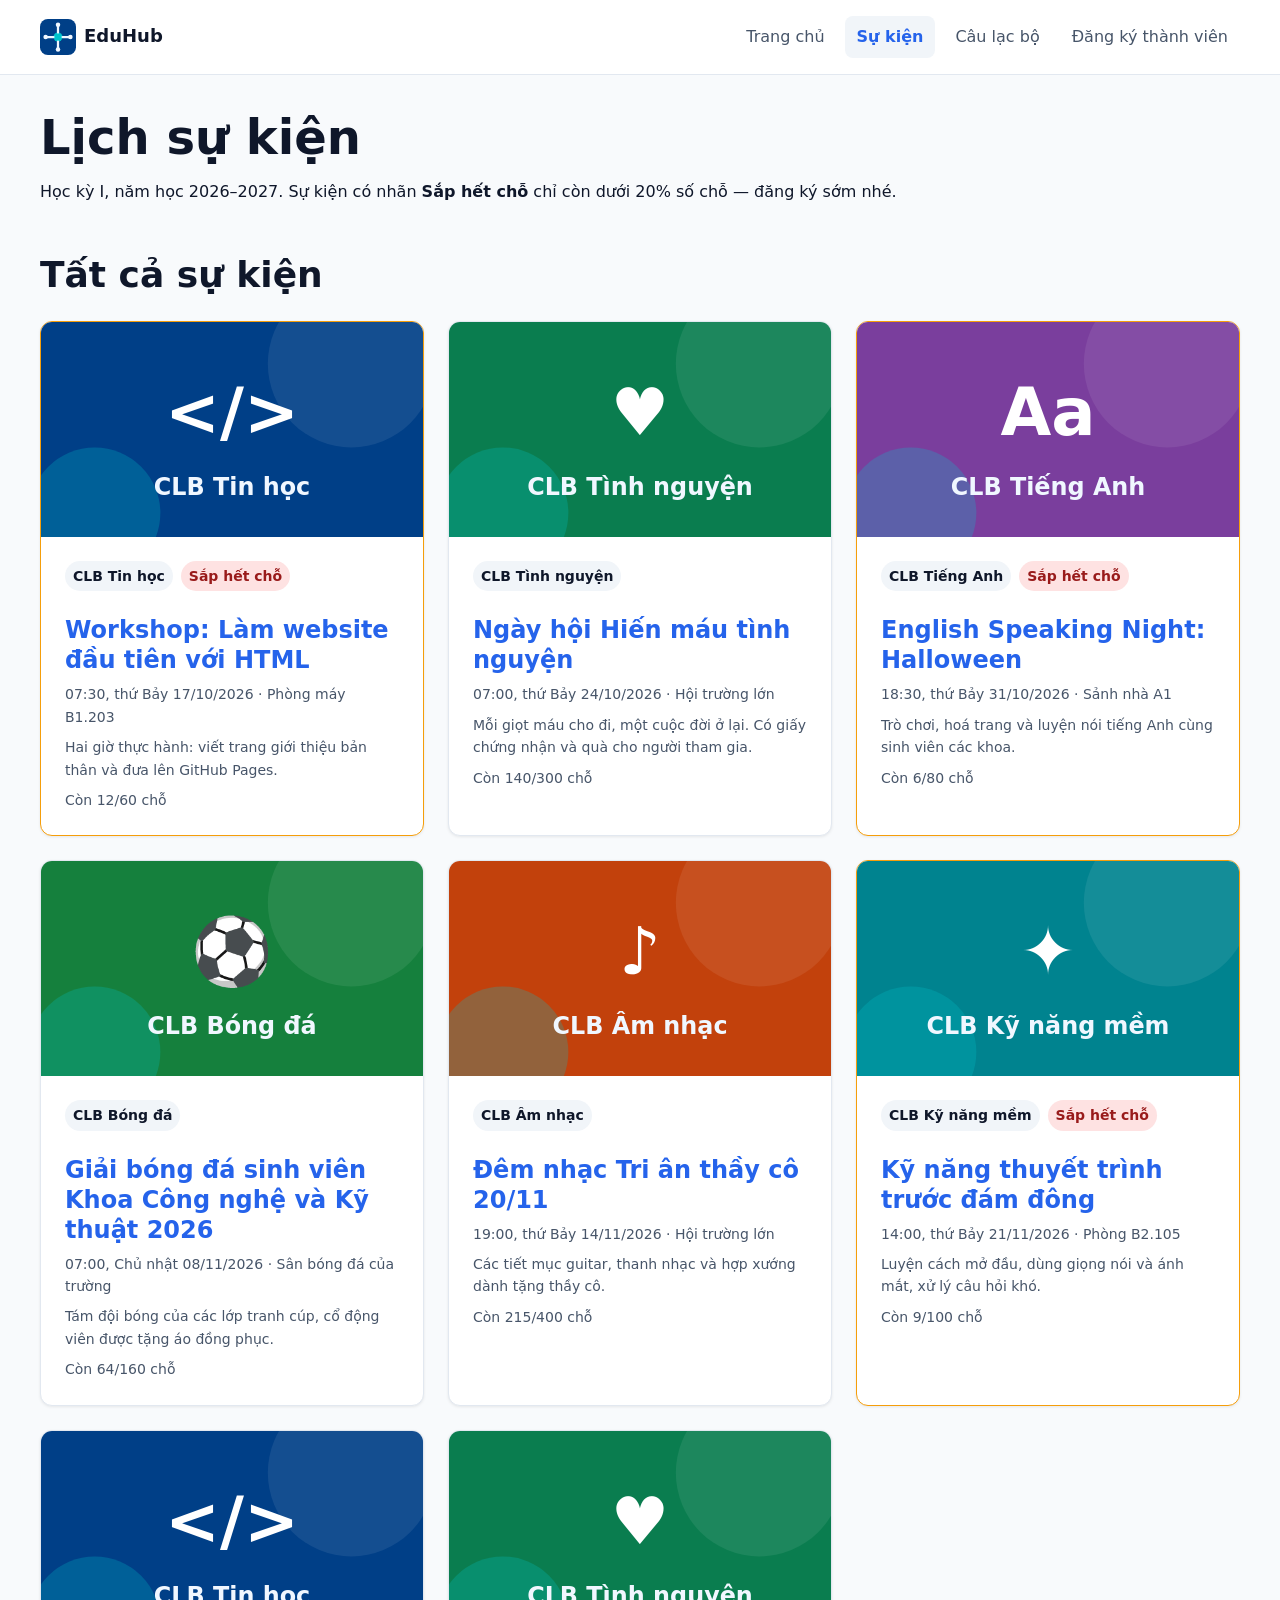
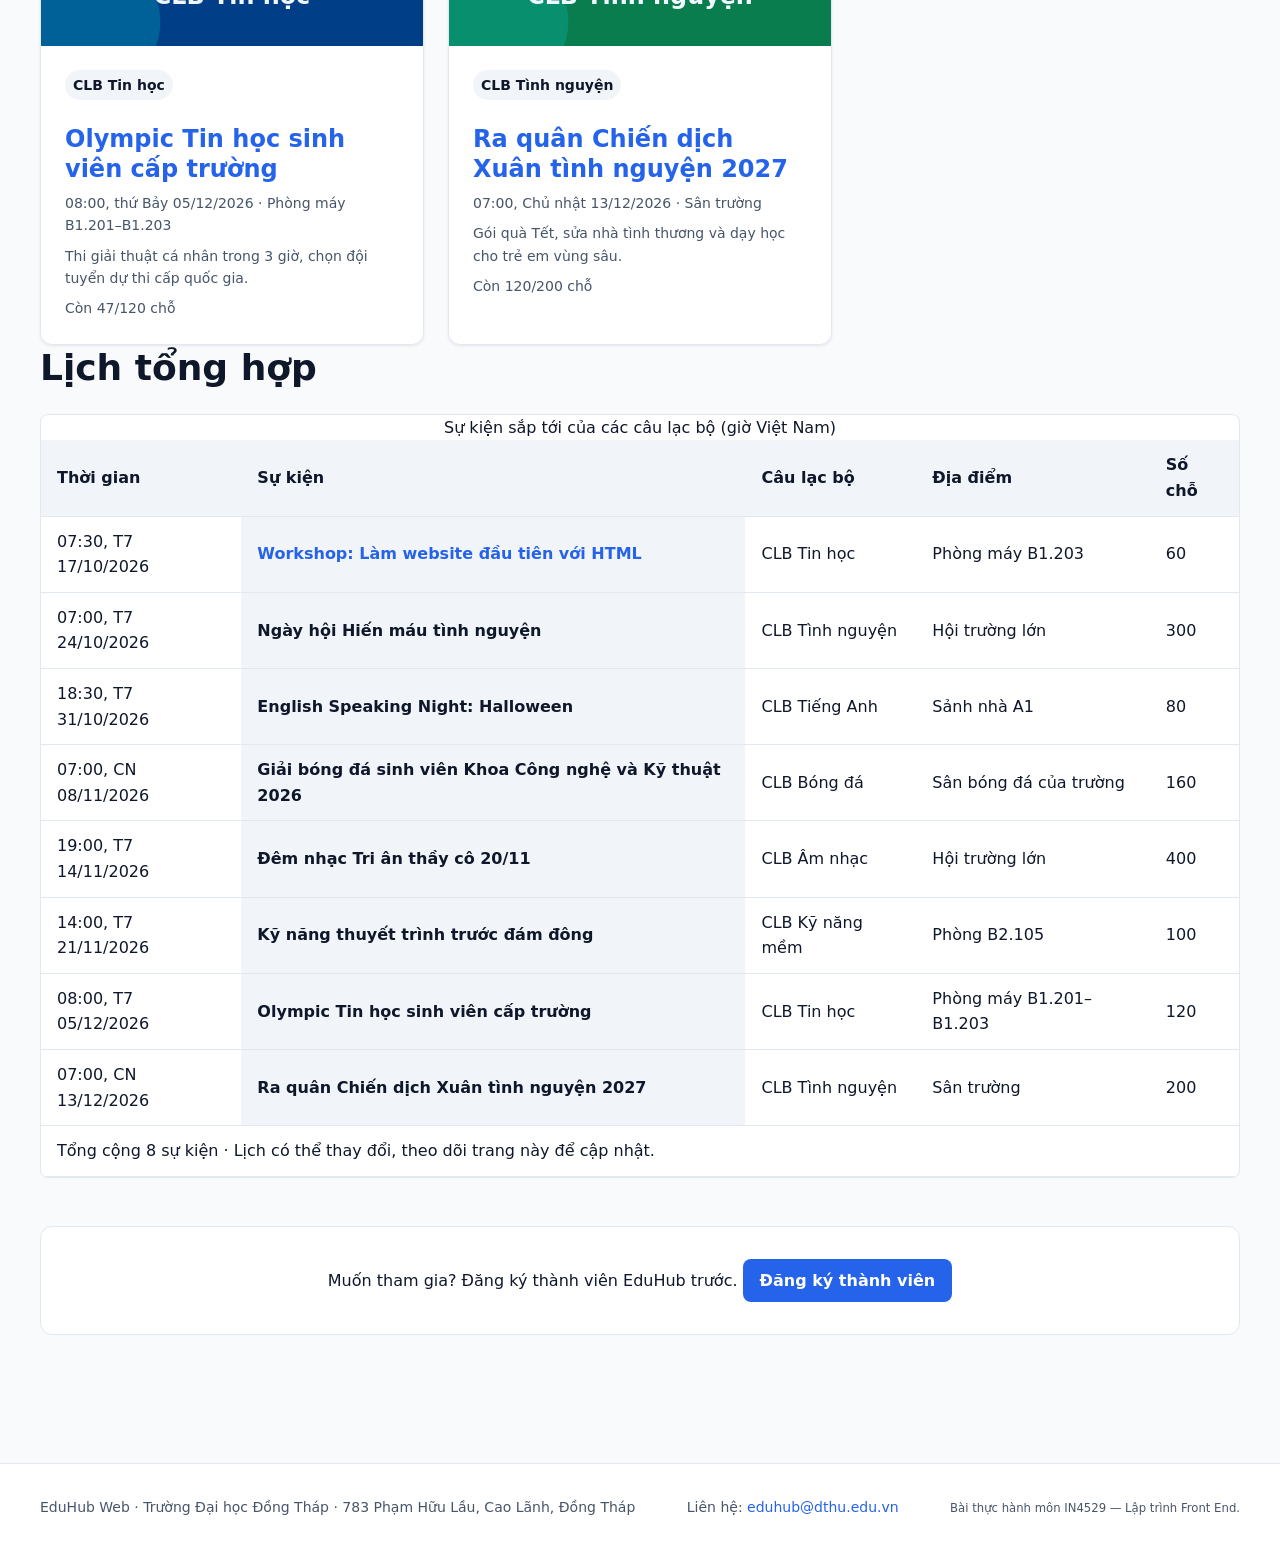
<file: starter/events.html>
<!DOCTYPE html>
<html lang="vi">
  <head>
    <meta charset="utf-8">
    <meta name="viewport" content="width=device-width, initial-scale=1">
    <title>Lịch sự kiện · EduHub Web</title>
    <meta name="description" content="Lịch các sự kiện sắp tới của câu lạc bộ sinh viên Trường Đại học Đồng Tháp, học kỳ I năm học 2026–2027.">
    <!-- Open Graph: thay "ten-tai-khoan" bằng tên tài khoản GitHub sau khi bật GitHub Pages -->
    <meta property="og:type" content="website">
    <meta property="og:site_name" content="EduHub Web">
    <meta property="og:title" content="Lịch sự kiện · EduHub Web">
    <meta property="og:description" content="Lịch các sự kiện sắp tới của câu lạc bộ sinh viên Trường Đại học Đồng Tháp, học kỳ I năm học 2026–2027.">
    <meta property="og:url" content="https://ten-tai-khoan.github.io/eduhub-web/events.html">
    <meta property="og:image" content="https://ten-tai-khoan.github.io/eduhub-web/assets/og-image.png">
    <meta property="og:locale" content="vi_VN">
    <meta name="theme-color" content="#001D45">
    <link rel="icon" href="assets/logo.svg" type="image/svg+xml">
    <!-- Ch02: một tệp CSS duy nhất, main.css tự @import các lớp còn lại -->
    <link rel="stylesheet" href="css/main.css">
  </head>
  <body>
    <a class="skip-link" href="#noi-dung">Bỏ qua, đến nội dung chính</a>

    <header class="site-header">
      <div class="container site-header__inner">
        <a class="brand" href="index.html">
          <img class="brand__logo" src="assets/logo.svg" alt="" width="48" height="48">
          <span class="brand__name">Edu<span>Hub</span></span>
        </a>
        <nav class="site-nav" aria-label="Điều hướng chính">
          <ul class="site-nav__list">
          <li><a class="site-nav__link" href="index.html">Trang chủ</a></li>
          <li><a class="site-nav__link" href="events.html" aria-current="page">Sự kiện</a></li>
          <li><a class="site-nav__link" href="index.html#cau-lac-bo">Câu lạc bộ</a></li>
          <li><a class="site-nav__link" href="register.html">Đăng ký thành viên</a></li>
          </ul>
        </nav>
      </div>
    </header>

    <main id="noi-dung" class="container page">
      <h1>Lịch sự kiện</h1>
      <p class="page__intro">Học kỳ I, năm học 2026–2027. Sự kiện có nhãn <strong>Sắp hết chỗ</strong> chỉ còn dưới 20% số chỗ — đăng ký sớm nhé.</p>

      <section aria-labelledby="danh-sach">
        <h2 id="danh-sach" class="section__head">Tất cả sự kiện</h2>
        <!-- Ch03 sẽ thay các card tĩnh này bằng dữ liệu từ GET /api/events -->
        <div class="card-grid">
        <article class="card event-card">
          <img class="card__media" src="assets/club-tin-hoc.svg" alt="Biểu tượng CLB Tin học" width="640" height="360" loading="lazy">
          <div class="card__body">
            <p class="card__meta"><span class="tag">CLB Tin học</span> <span class="badge badge--hot">Sắp hết chỗ</span></p>
            <h3 class="card__title"><a href="event-detail.html">Workshop: Làm website đầu tiên với HTML</a></h3>
            <p class="event-card__info"><time datetime="2026-10-17T07:30+07:00">07:30, thứ Bảy 17/10/2026</time> · Phòng máy B1.203</p>
            <p class="card__text">Hai giờ thực hành: viết trang giới thiệu bản thân và đưa lên GitHub Pages.</p>
            <p class="event-card__seats">Còn 12/60 chỗ</p>
          </div>
        </article>

        <article class="card event-card">
          <img class="card__media" src="assets/club-tinh-nguyen.svg" alt="Biểu tượng CLB Tình nguyện" width="640" height="360" loading="lazy">
          <div class="card__body">
            <p class="card__meta"><span class="tag">CLB Tình nguyện</span></p>
            <h3 class="card__title"><a href="events.html">Ngày hội Hiến máu tình nguyện</a></h3>
            <p class="event-card__info"><time datetime="2026-10-24T07:00+07:00">07:00, thứ Bảy 24/10/2026</time> · Hội trường lớn</p>
            <p class="card__text">Mỗi giọt máu cho đi, một cuộc đời ở lại. Có giấy chứng nhận và quà cho người tham gia.</p>
            <p class="event-card__seats">Còn 140/300 chỗ</p>
          </div>
        </article>

        <article class="card event-card">
          <img class="card__media" src="assets/club-tieng-anh.svg" alt="Biểu tượng CLB Tiếng Anh" width="640" height="360" loading="lazy">
          <div class="card__body">
            <p class="card__meta"><span class="tag">CLB Tiếng Anh</span> <span class="badge badge--hot">Sắp hết chỗ</span></p>
            <h3 class="card__title"><a href="events.html">English Speaking Night: Halloween</a></h3>
            <p class="event-card__info"><time datetime="2026-10-31T18:30+07:00">18:30, thứ Bảy 31/10/2026</time> · Sảnh nhà A1</p>
            <p class="card__text">Trò chơi, hoá trang và luyện nói tiếng Anh cùng sinh viên các khoa.</p>
            <p class="event-card__seats">Còn 6/80 chỗ</p>
          </div>
        </article>

        <article class="card event-card">
          <img class="card__media" src="assets/club-bong-da.svg" alt="Biểu tượng CLB Bóng đá" width="640" height="360" loading="lazy">
          <div class="card__body">
            <p class="card__meta"><span class="tag">CLB Bóng đá</span></p>
            <h3 class="card__title"><a href="events.html">Giải bóng đá sinh viên Khoa Công nghệ và Kỹ thuật 2026</a></h3>
            <p class="event-card__info"><time datetime="2026-11-08T07:00+07:00">07:00, Chủ nhật 08/11/2026</time> · Sân bóng đá của trường</p>
            <p class="card__text">Tám đội bóng của các lớp tranh cúp, cổ động viên được tặng áo đồng phục.</p>
            <p class="event-card__seats">Còn 64/160 chỗ</p>
          </div>
        </article>

        <article class="card event-card">
          <img class="card__media" src="assets/club-am-nhac.svg" alt="Biểu tượng CLB Âm nhạc" width="640" height="360" loading="lazy">
          <div class="card__body">
            <p class="card__meta"><span class="tag">CLB Âm nhạc</span></p>
            <h3 class="card__title"><a href="events.html">Đêm nhạc Tri ân thầy cô 20/11</a></h3>
            <p class="event-card__info"><time datetime="2026-11-14T19:00+07:00">19:00, thứ Bảy 14/11/2026</time> · Hội trường lớn</p>
            <p class="card__text">Các tiết mục guitar, thanh nhạc và hợp xướng dành tặng thầy cô.</p>
            <p class="event-card__seats">Còn 215/400 chỗ</p>
          </div>
        </article>

        <article class="card event-card">
          <img class="card__media" src="assets/club-ky-nang-mem.svg" alt="Biểu tượng CLB Kỹ năng mềm" width="640" height="360" loading="lazy">
          <div class="card__body">
            <p class="card__meta"><span class="tag">CLB Kỹ năng mềm</span> <span class="badge badge--hot">Sắp hết chỗ</span></p>
            <h3 class="card__title"><a href="events.html">Kỹ năng thuyết trình trước đám đông</a></h3>
            <p class="event-card__info"><time datetime="2026-11-21T14:00+07:00">14:00, thứ Bảy 21/11/2026</time> · Phòng B2.105</p>
            <p class="card__text">Luyện cách mở đầu, dùng giọng nói và ánh mắt, xử lý câu hỏi khó.</p>
            <p class="event-card__seats">Còn 9/100 chỗ</p>
          </div>
        </article>

        <article class="card event-card">
          <img class="card__media" src="assets/club-tin-hoc.svg" alt="Biểu tượng CLB Tin học" width="640" height="360" loading="lazy">
          <div class="card__body">
            <p class="card__meta"><span class="tag">CLB Tin học</span></p>
            <h3 class="card__title"><a href="events.html">Olympic Tin học sinh viên cấp trường</a></h3>
            <p class="event-card__info"><time datetime="2026-12-05T08:00+07:00">08:00, thứ Bảy 05/12/2026</time> · Phòng máy B1.201–B1.203</p>
            <p class="card__text">Thi giải thuật cá nhân trong 3 giờ, chọn đội tuyển dự thi cấp quốc gia.</p>
            <p class="event-card__seats">Còn 47/120 chỗ</p>
          </div>
        </article>

        <article class="card event-card">
          <img class="card__media" src="assets/club-tinh-nguyen.svg" alt="Biểu tượng CLB Tình nguyện" width="640" height="360" loading="lazy">
          <div class="card__body">
            <p class="card__meta"><span class="tag">CLB Tình nguyện</span></p>
            <h3 class="card__title"><a href="events.html">Ra quân Chiến dịch Xuân tình nguyện 2027</a></h3>
            <p class="event-card__info"><time datetime="2026-12-13T07:00+07:00">07:00, Chủ nhật 13/12/2026</time> · Sân trường</p>
            <p class="card__text">Gói quà Tết, sửa nhà tình thương và dạy học cho trẻ em vùng sâu.</p>
            <p class="event-card__seats">Còn 120/200 chỗ</p>
          </div>
        </article>
        </div>
      </section>

      <section class="section" aria-labelledby="lich-tong-hop">
        <h2 id="lich-tong-hop" class="section__head">Lịch tổng hợp</h2>
        <!-- Bảng rộng hơn màn hình điện thoại: chỉ khung này cuộn ngang, cả trang thì không -->
        <div class="table-wrap" tabindex="0">
          <table class="table">
            <caption>Sự kiện sắp tới của các câu lạc bộ (giờ Việt Nam)</caption>
            <thead>
              <tr>
                <th scope="col">Thời gian</th>
                <th scope="col">Sự kiện</th>
                <th scope="col">Câu lạc bộ</th>
                <th scope="col">Địa điểm</th>
                <th scope="col">Số chỗ</th>
              </tr>
            </thead>
            <tbody>
              <tr>
                <td><time datetime="2026-10-17T07:30+07:00">07:30, T7 17/10/2026</time></td>
                <th scope="row"><a href="event-detail.html">Workshop: Làm website đầu tiên với HTML</a></th>
                <td>CLB Tin học</td>
                <td>Phòng máy B1.203</td>
                <td>60</td>
              </tr>
              <tr>
                <td><time datetime="2026-10-24T07:00+07:00">07:00, T7 24/10/2026</time></td>
                <th scope="row">Ngày hội Hiến máu tình nguyện</th>
                <td>CLB Tình nguyện</td>
                <td>Hội trường lớn</td>
                <td>300</td>
              </tr>
              <tr>
                <td><time datetime="2026-10-31T18:30+07:00">18:30, T7 31/10/2026</time></td>
                <th scope="row">English Speaking Night: Halloween</th>
                <td>CLB Tiếng Anh</td>
                <td>Sảnh nhà A1</td>
                <td>80</td>
              </tr>
              <tr>
                <td><time datetime="2026-11-08T07:00+07:00">07:00, CN 08/11/2026</time></td>
                <th scope="row">Giải bóng đá sinh viên Khoa Công nghệ và Kỹ thuật 2026</th>
                <td>CLB Bóng đá</td>
                <td>Sân bóng đá của trường</td>
                <td>160</td>
              </tr>
              <tr>
                <td><time datetime="2026-11-14T19:00+07:00">19:00, T7 14/11/2026</time></td>
                <th scope="row">Đêm nhạc Tri ân thầy cô 20/11</th>
                <td>CLB Âm nhạc</td>
                <td>Hội trường lớn</td>
                <td>400</td>
              </tr>
              <tr>
                <td><time datetime="2026-11-21T14:00+07:00">14:00, T7 21/11/2026</time></td>
                <th scope="row">Kỹ năng thuyết trình trước đám đông</th>
                <td>CLB Kỹ năng mềm</td>
                <td>Phòng B2.105</td>
                <td>100</td>
              </tr>
              <tr>
                <td><time datetime="2026-12-05T08:00+07:00">08:00, T7 05/12/2026</time></td>
                <th scope="row">Olympic Tin học sinh viên cấp trường</th>
                <td>CLB Tin học</td>
                <td>Phòng máy B1.201–B1.203</td>
                <td>120</td>
              </tr>
              <tr>
                <td><time datetime="2026-12-13T07:00+07:00">07:00, CN 13/12/2026</time></td>
                <th scope="row">Ra quân Chiến dịch Xuân tình nguyện 2027</th>
                <td>CLB Tình nguyện</td>
                <td>Sân trường</td>
                <td>200</td>
              </tr>
            </tbody>
            <tfoot>
              <tr>
                <td colspan="5">Tổng cộng 8 sự kiện · Lịch có thể thay đổi, theo dõi trang này để cập nhật.</td>
              </tr>
            </tfoot>
          </table>
        </div>
      </section>

      <p class="cta section">
        <span>Muốn tham gia? Đăng ký thành viên EduHub trước.</span>
        <a class="btn btn--primary" href="register.html">Đăng ký thành viên</a>
      </p>
    </main>

    <footer class="site-footer">
      <div class="container site-footer__inner">
        <p>EduHub Web · Trường Đại học Đồng Tháp · 783 Phạm Hữu Lầu, Cao Lãnh, Đồng Tháp</p>
        <p>Liên hệ: <a href="mailto:eduhub@dthu.edu.vn">eduhub@dthu.edu.vn</a></p>
        <p><small>Bài thực hành môn IN4529 — Lập trình Front End.</small></p>
      </div>
    </footer>
  </body>
</html>
</file>
<file: css/main.css>
/* ==========================================================================
   main.css — tệp duy nhất mà HTML liên kết tới (đã có sẵn <link> trong 4 trang)
   ========================================================================== */

/* TODO(ch2-T2): Khai báo thứ tự lớp cascade, lớp viết SAU sẽ thắng lớp viết TRƯỚC:
     @layer tokens, base, layout, components;
   Sau đó @import 4 tệp vào đúng lớp của nó, ví dụ:
     @import url("tokens.css") layer(tokens);
   Lưu ý: @import phải đứng đầu tệp, chỉ dòng @layer được đứng trước. */
</file>
<file: 0024417258_HONGOCAINHAN/css/style.css>
/* Câu 1b: viết CSS tại đây */

/* Câu 1b: viết CSS tại đây */

/* 1. Biến trong :root cho màu chính #006CB4, màu cảnh báo #E40C24, khoảng cách */
:root {
  --primary-color: #006CB4;
  --warning-color: #E40C24;
  --text-color: #1f2937;
  --muted-color: #4b5563;
  --border-color: #d1d5db;
  --bg-light: #f9fafb;
  --white: #ffffff;
  --space-xs: 0.25rem;
  --space-sm: 0.5rem;
  --space-md: 1rem;
  --space-lg: 1.5rem;
  --space-xl: 2rem;
  --radius: 8px;
}

/* Mọi phần tử box-sizing: border-box */
*,
*::before,
*::after {
  box-sizing: border-box;
}

body {
  margin: 0;
  font-family: system-ui, -apple-system, BlinkMacSystemFont, "Segoe UI", Roboto, sans-serif;
  color: var(--text-color);
  background-color: var(--bg-light);
  line-height: 1.5;
  display: flex;
  flex-direction: column;
  min-height: 100vh;
}

.container {
  width: 100%;
  max-width: 1240px;
  margin: 0 auto;
  padding: 0 var(--space-md);
}

/* 2. Đầu trang dùng Flexbox: logo trái, menu phải */
.site-header {
  background-color: var(--white);
  border-bottom: 2px solid var(--primary-color);
  padding: var(--space-md) 0;
}

.header-inner {
  display: flex;
  justify-content: space-between;
  align-items: center;
  gap: var(--space-md);
  flex-wrap: wrap;
}

.logo {
  font-size: 1.35rem;
  font-weight: 700;
  color: var(--primary-color);
  text-decoration: none;
}

.main-nav {
  display: flex;
  gap: var(--space-md);
}

.main-nav a {
  color: var(--text-color);
  text-decoration: none;
  font-weight: 500;
}

.main-nav a:hover {
  color: var(--primary-color);
}

/* Nội dung chính */
.main-content {
  flex: 1;
  padding-top: var(--space-lg);
  padding-bottom: var(--space-xl);
}

.main-content h1 {
  margin-top: 0;
  margin-bottom: var(--space-md);
  color: var(--primary-color);
}

/* Form tìm kiếm */
.search-form {
  display: flex;
  gap: var(--space-sm);
  margin-bottom: var(--space-md);
}

.sr-only {
  position: absolute;
  width: 1px;
  height: 1px;
  padding: 0;
  margin: -1px;
  overflow: hidden;
  clip: rect(0, 0, 0, 0);
  white-space: nowrap;
  border: 0;
}

.search-form input[type="search"] {
  flex: 1;
  padding: var(--space-sm) var(--space-md);
  border: 1px solid var(--border-color);
  border-radius: var(--radius);
  font-size: 1rem;
}

.search-form input[type="search"]:focus {
  outline: 2px solid var(--primary-color);
  border-color: var(--primary-color);
}

.search-form button {
  padding: var(--space-sm) var(--space-lg);
  background-color: var(--primary-color);
  color: var(--white);
  border: none;
  border-radius: var(--radius);
  font-size: 1rem;
  font-weight: 600;
  cursor: pointer;
}

.search-form button:hover {
  opacity: 0.9;
}

/* Trạng thái */
.status-message {
  margin: var(--space-sm) 0 var(--space-md);
  font-weight: 500;
  color: var(--muted-color);
}

/* Danh sách card dùng Grid theo kiểu mobile-first: 1 cột; từ 768px 2 cột; từ 1200px 3 cột */
.event-list {
  display: grid;
  grid-template-columns: 1fr;
  gap: var(--space-lg);
}

@media (min-width: 768px) {
  .event-list {
    grid-template-columns: repeat(2, 1fr);
  }
}

@media (min-width: 1200px) {
  .event-list {
    grid-template-columns: repeat(3, 1fr);
  }
}

/* 3. Card có viền, bo góc, khoảng đệm; ảnh không tràn card */
.event-card {
  background-color: var(--white);
  border: 1px solid var(--border-color);
  border-radius: var(--radius);
  padding: var(--space-md);
  display: flex;
  flex-direction: column;
  gap: var(--space-sm);
}

.event-card img {
  display: block;
  width: 100%;
  max-width: 100%;
  height: auto;
  border-radius: calc(var(--radius) - 2px);
}

.card-body {
  display: flex;
  flex-direction: column;
  gap: var(--space-xs);
}

.card-title {
  margin: var(--space-xs) 0;
  font-size: 1.15rem;
}

.card-title a {
  color: var(--primary-color);
  text-decoration: none;
}

.card-title a:hover {
  text-decoration: underline;
}

.card-time,
.card-location,
.card-seats {
  margin: 0;
  color: var(--muted-color);
  font-size: 0.95rem;
}

.seats {
  display: inline-block;
  font-weight: 600;
  color: var(--primary-color);
}

/* Nhãn "Hết chỗ" chữ trắng nền màu cảnh báo */
.badge-full {
  background-color: var(--warning-color);
  color: var(--white);
  padding: var(--space-xs) var(--space-sm);
  border-radius: 4px;
  font-size: 0.875rem;
}

/* Chân trang */
.site-footer {
  background-color: var(--white);
  border-top: 1px solid var(--border-color);
  padding: var(--space-md) 0;
  text-align: center;
  color: var(--muted-color);
}
</file>
<file: starter/css/main.css>
/* ==========================================================================
   main.css — tệp duy nhất mà HTML liên kết tới (đã có sẵn <link> trong 4 trang)
   ========================================================================== */

/* TODO(ch2-T2): Khai báo thứ tự lớp cascade, lớp viết SAU sẽ thắng lớp viết TRƯỚC:
     @layer tokens, base, layout, components;
   Sau đó @import 4 tệp vào đúng lớp của nó, ví dụ:
     @import url("tokens.css") layer(tokens);
   Lưu ý: @import phải đứng đầu tệp, chỉ dòng @layer được đứng trước. */
/* Khai báo thứ tự ưu tiên từ thấp đến cao */
@layer tokens, base, layout, components;

/* Nạp từng file vào đúng layer */
@import url("./tokens.css") layer(tokens);
@import url("./base.css") layer(base);
@import url("./layout.css") layer(layout);
@import url("./components.css") layer(components);
</file>
